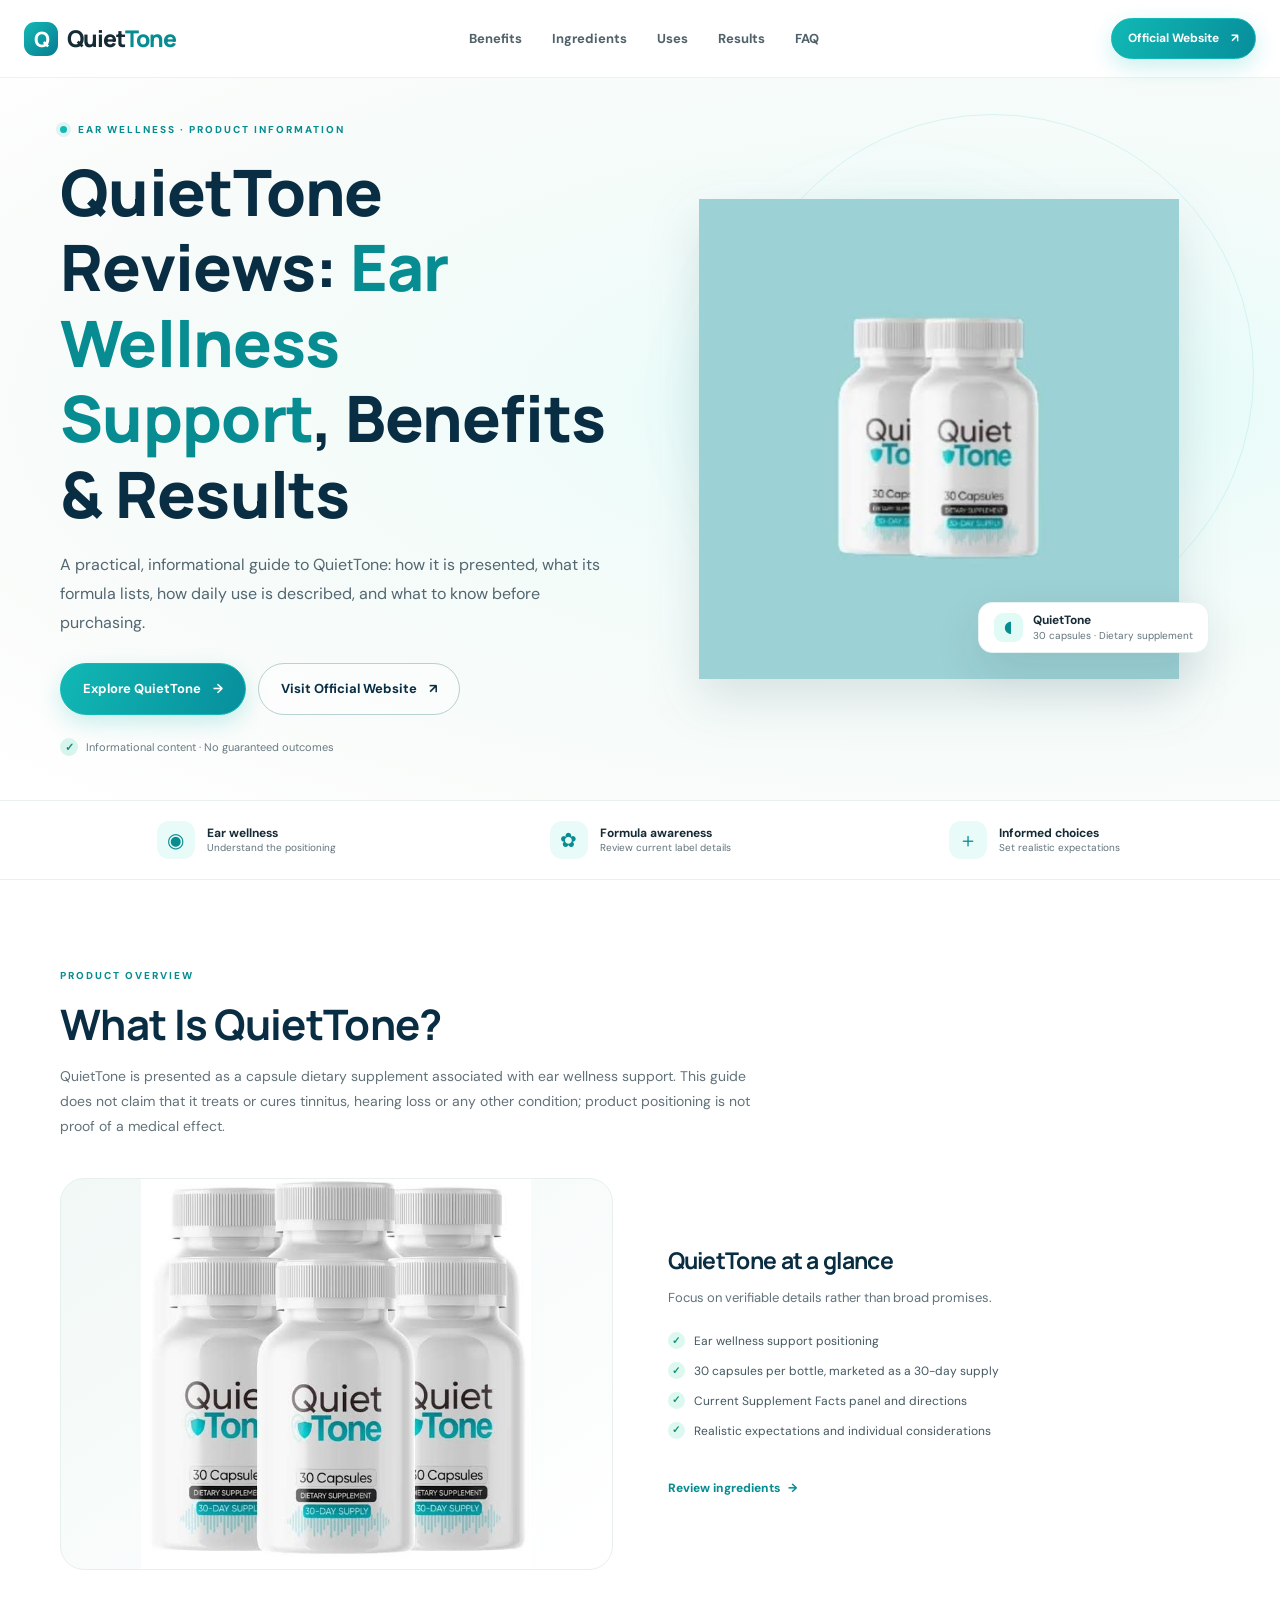
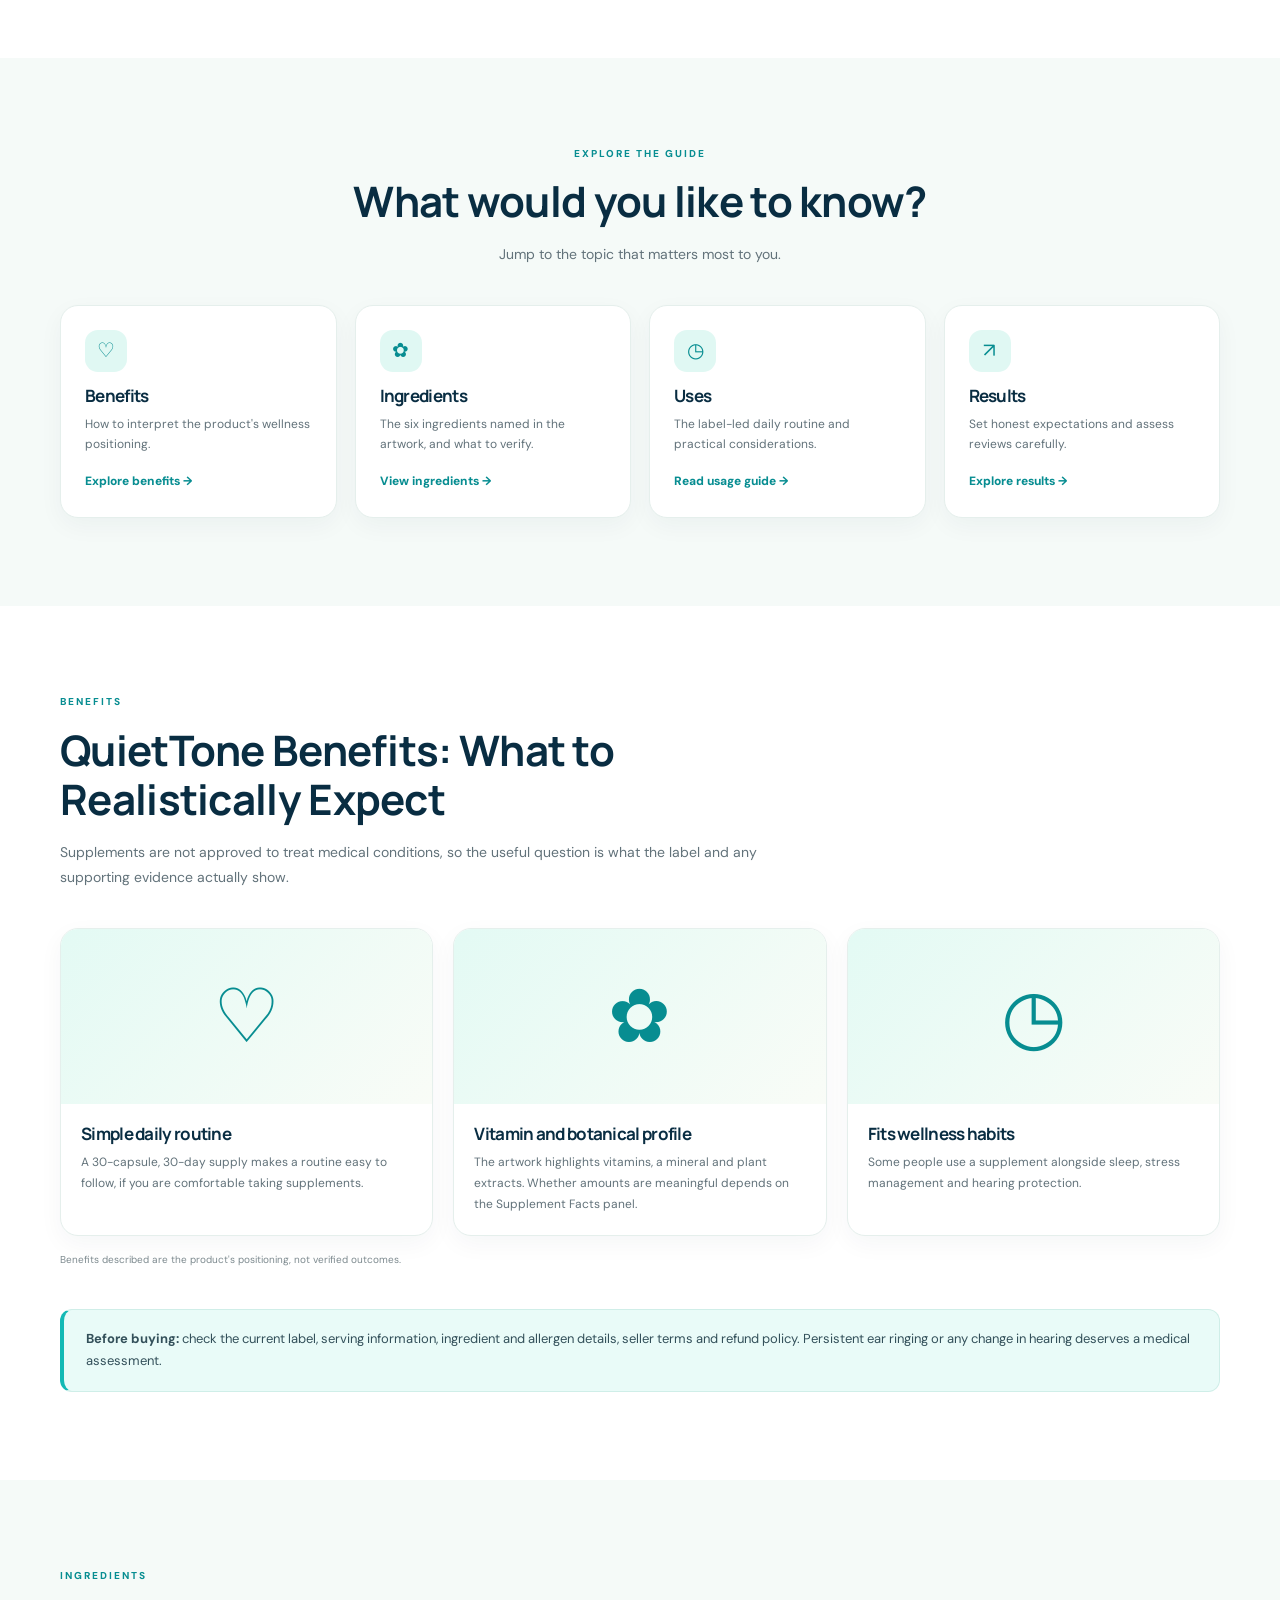
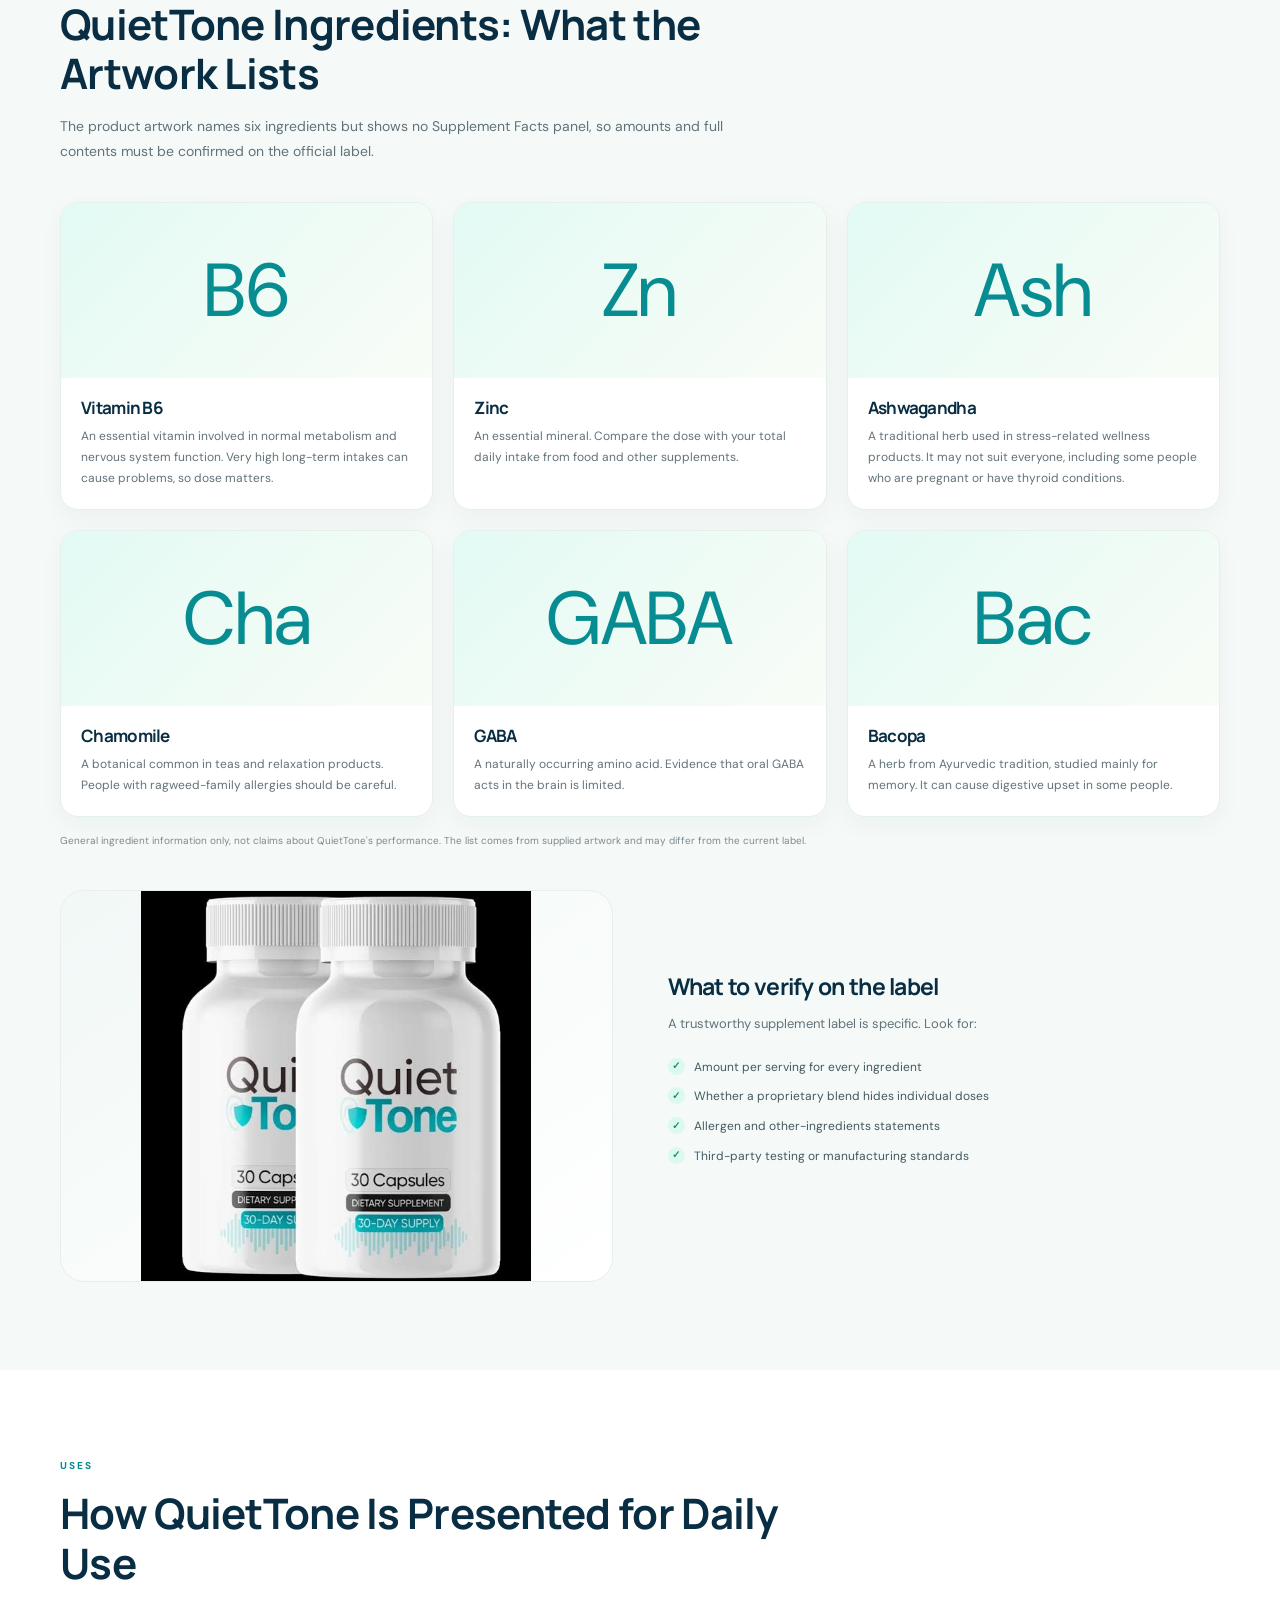
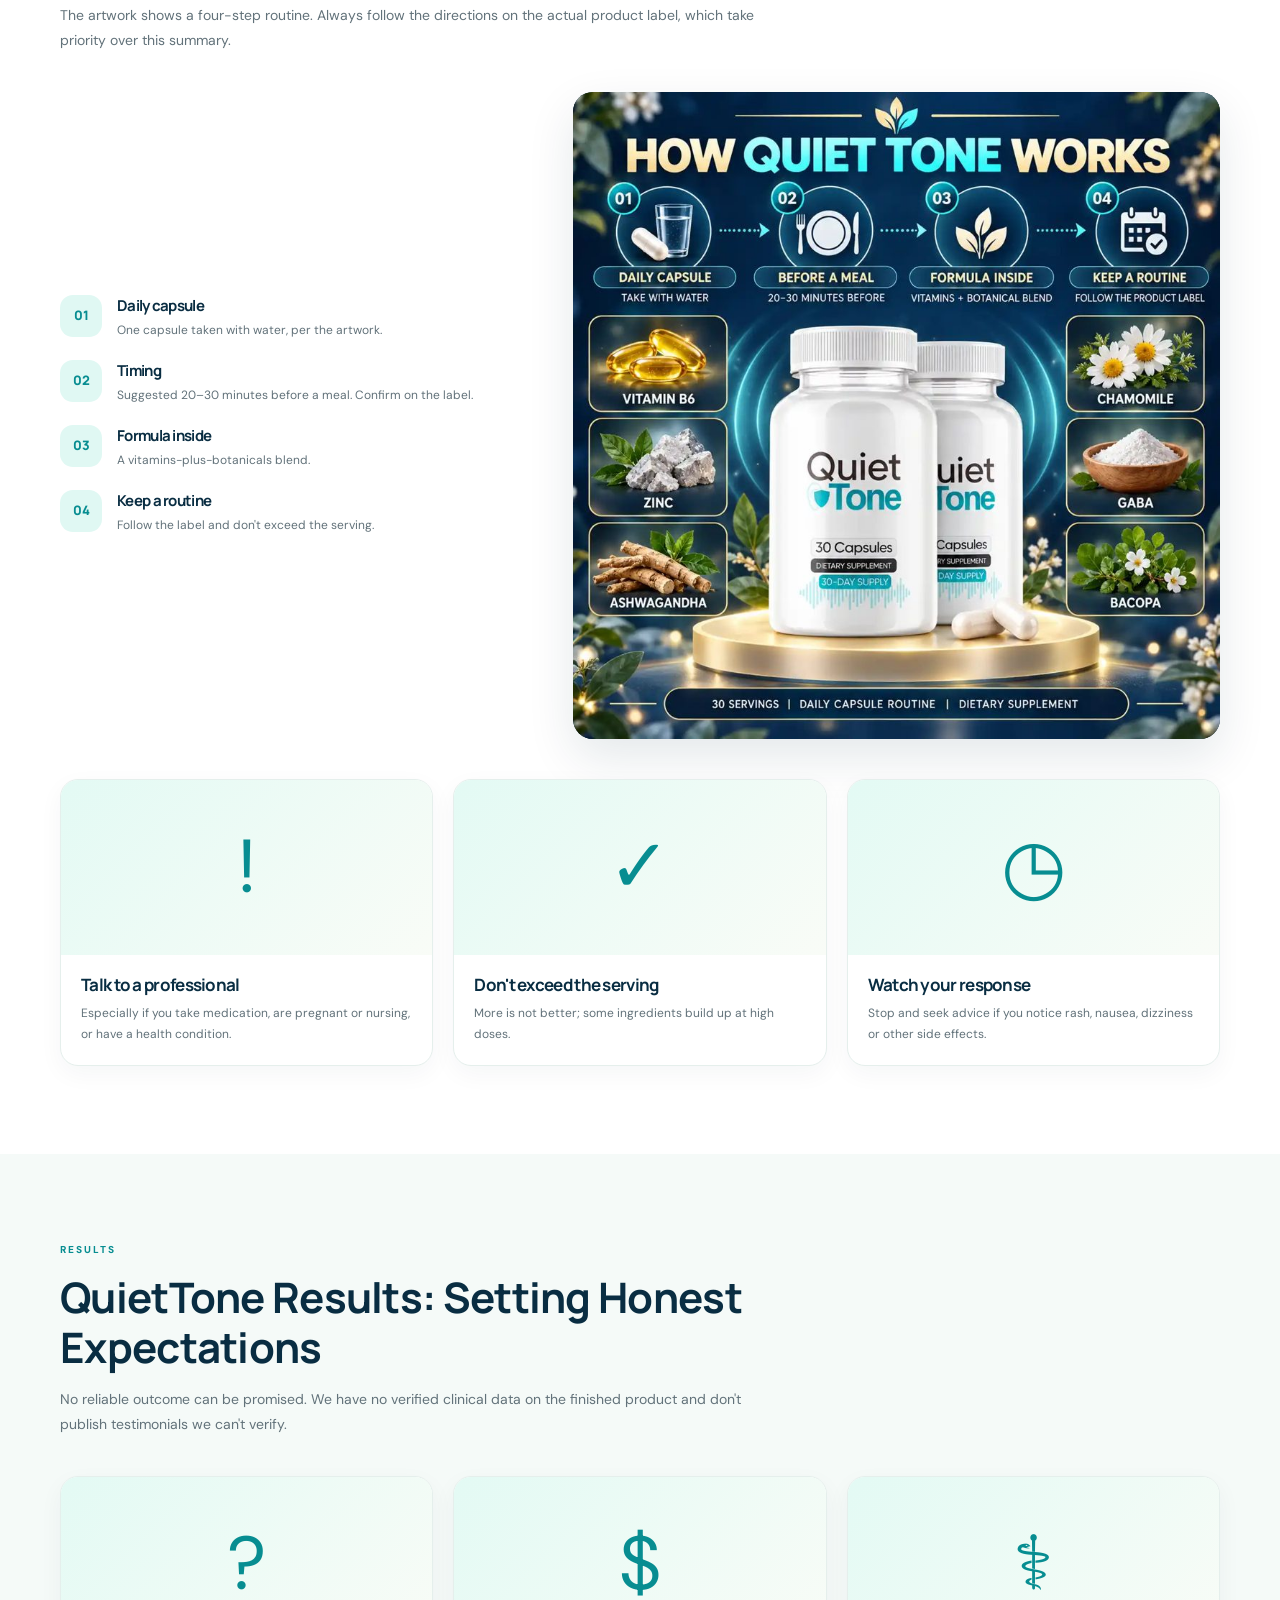
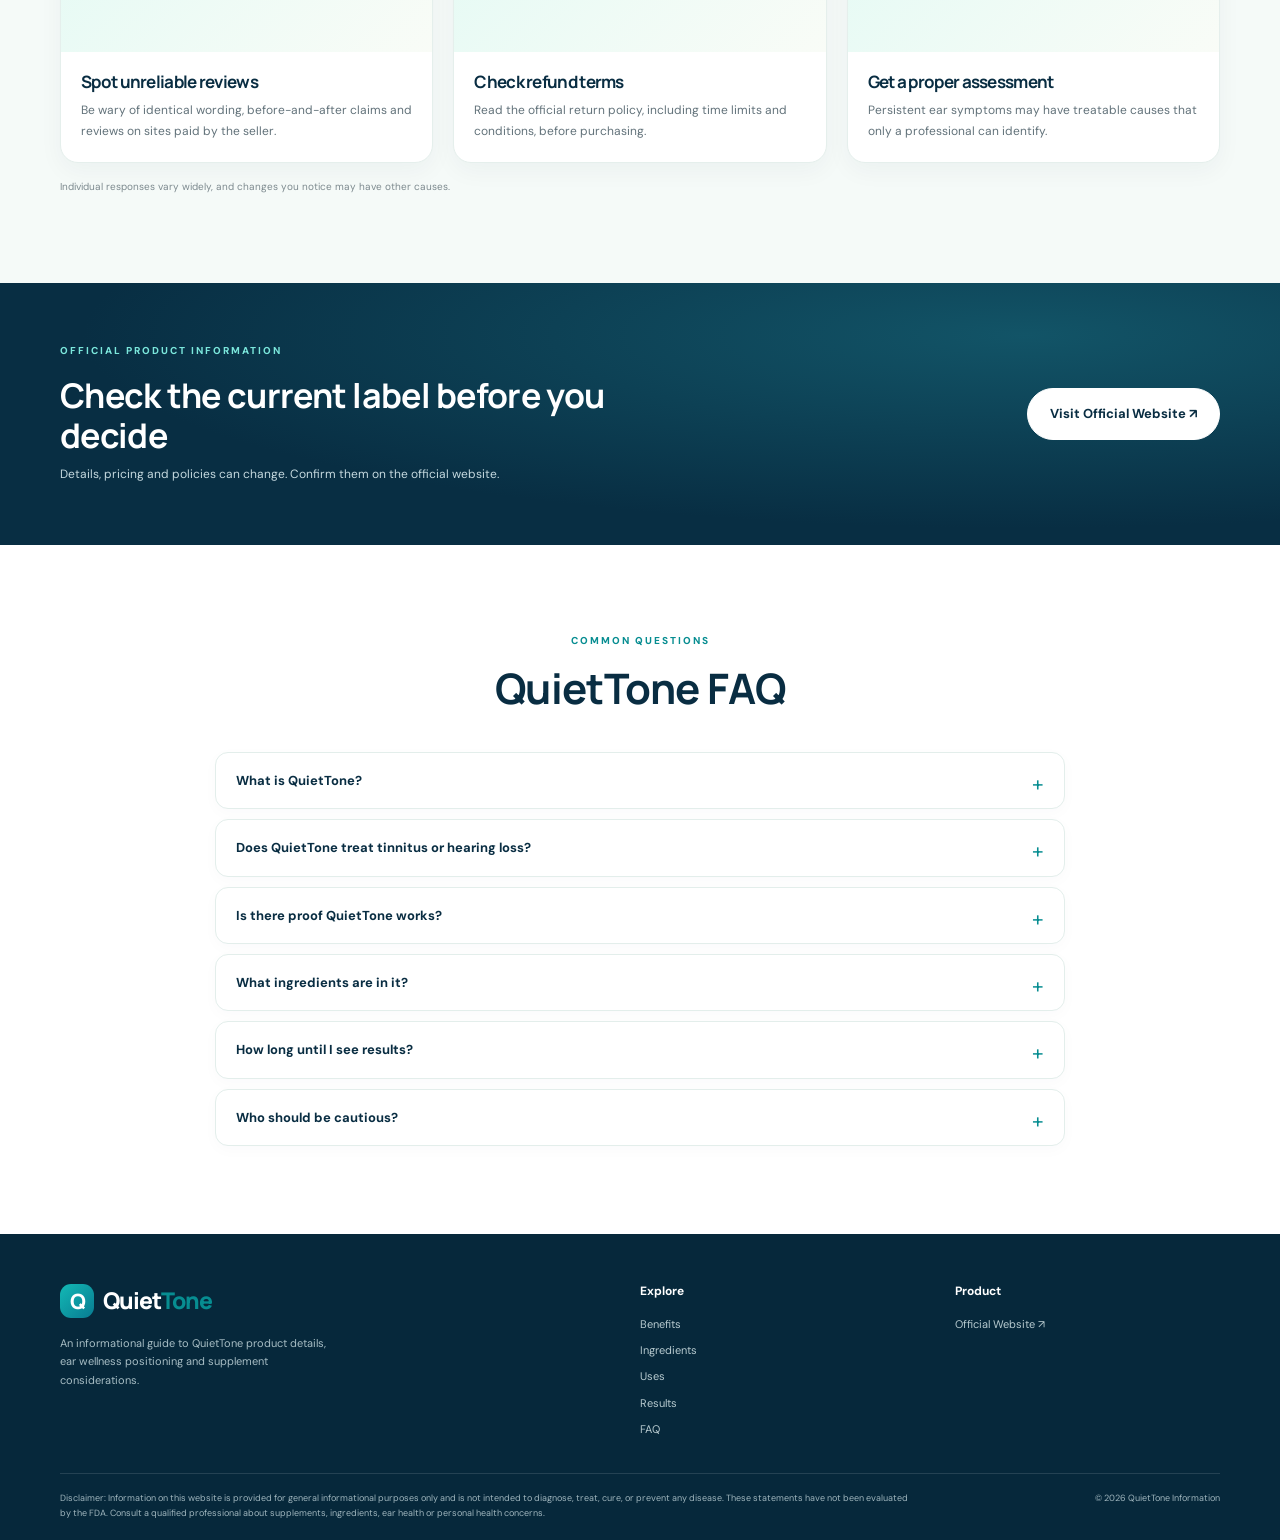
<file: index.html>
<!DOCTYPE html>
<html lang="en">
<head>
<meta charset="UTF-8"><meta name="viewport" content="width=device-width, initial-scale=1">
<title>QuietTone Reviews: Ear Wellness Support, Benefits, Ingredients, Uses &amp; Results</title><meta name="description" content="An informational guide to QuietTone: ear wellness positioning, ingredients, daily use and realistic expectations.">
<meta property="og:type" content="website"><meta property="og:title" content="QuietTone Reviews: Ear Wellness Support, Benefits, Ingredients, Uses &amp; Results"><meta property="og:description" content="An informational guide to QuietTone: ear wellness positioning, ingredients, daily use and realistic expectations.">
<meta name="theme-color" content="#0b394a"><link rel="stylesheet" href="style.css">
</head>
<body>
<a class="skip-link" href="#main">Skip to content</a>
<header class="site-header"><div class="nav-wrap">
<a class="brand" href="#top" aria-label="QuietTone home"><span class="brand-mark">Q</span><span>Quiet<span class="brand-accent">Tone</span></span></a>
<nav class="main-nav" aria-label="Main navigation"><a href="#benefits">Benefits</a><a href="#ingredients">Ingredients</a><a href="#uses">Uses</a><a href="#results">Results</a><a href="#faq">FAQ</a></nav>
<a class="button button-small" href="https://taptobuynow.com/quiettone/">Official Website <span aria-hidden="true">↗</span></a>
</div></header>
<main id="main">
<section class="hero" id="top"><div class="hero-glow"></div><div class="container hero-grid">
<div class="hero-copy"><p class="eyebrow"><span class="eyebrow-dot"></span> EAR WELLNESS · PRODUCT INFORMATION</p>
<h1>QuietTone Reviews: <span>Ear Wellness Support</span>, Benefits &amp; Results</h1>
<p class="hero-lead">A practical, informational guide to QuietTone: how it is presented, what its formula lists, how daily use is described, and what to know before purchasing.</p>
<div class="hero-actions"><a class="button" href="#benefits">Explore QuietTone <span>→</span></a><a class="button button-outline" href="https://taptobuynow.com/quiettone/">Visit Official Website <span>↗</span></a></div>
<div class="trust-note"><span class="check">✓</span> Informational content · No guaranteed outcomes</div></div>
<div class="hero-visual"><div class="visual-ring ring-one"></div><div class="visual-ring ring-two"></div><img src="[data-uri]" alt="Two bottles of QuietTone dietary supplement, 30 capsules each"><div class="floating-tag"><span class="tag-icon">◖</span><span><strong>QuietTone</strong><small>30 capsules · Dietary supplement</small></span></div></div>
</div></section>
<section class="quick-facts"><div class="container facts-grid"><div><span class="fact-icon">◉</span><span><strong>Ear wellness</strong><small>Understand the positioning</small></span></div><div><span class="fact-icon">✿</span><span><strong>Formula awareness</strong><small>Review current label details</small></span></div><div><span class="fact-icon">＋</span><span><strong>Informed choices</strong><small>Set realistic expectations</small></span></div></div></section>

<section class="section container" id="overview"><div class="section-heading "><p class="eyebrow">PRODUCT OVERVIEW</p><h2>What Is QuietTone?</h2><p>QuietTone is presented as a capsule dietary supplement associated with ear wellness support. This guide does not claim that it treats or cures tinnitus, hearing loss or any other condition; product positioning is not proof of a medical effect.</p></div>
<div class="overview-grid"><div class="overview-image"><img src="[data-uri]" alt="Six QuietTone supplement bottles"></div><div class="overview-copy"><h3>QuietTone at a glance</h3><p>Focus on verifiable details rather than broad promises.</p><ul class="check-list"><li>Ear wellness support positioning</li><li>30 capsules per bottle, marketed as a 30-day supply</li><li>Current Supplement Facts panel and directions</li><li>Realistic expectations and individual considerations</li></ul><a class="text-link" href="#ingredients">Review ingredients <span>→</span></a></div></div></section>

<section class="section section-soft"><div class="container"><div class="section-heading centered"><p class="eyebrow">EXPLORE THE GUIDE</p><h2>What would you like to know?</h2><p>Jump to the topic that matters most to you.</p></div>
<div class="topic-grid">
<a class="topic-card" href="#benefits"><span class="topic-icon">♡</span><h3>Benefits</h3><p>How to interpret the product's wellness positioning.</p><span class="card-link">Explore benefits →</span></a>
<a class="topic-card" href="#ingredients"><span class="topic-icon">✿</span><h3>Ingredients</h3><p>The six ingredients named in the artwork, and what to verify.</p><span class="card-link">View ingredients →</span></a>
<a class="topic-card" href="#uses"><span class="topic-icon">◷</span><h3>Uses</h3><p>The label-led daily routine and practical considerations.</p><span class="card-link">Read usage guide →</span></a>
<a class="topic-card" href="#results"><span class="topic-icon">↗</span><h3>Results</h3><p>Set honest expectations and assess reviews carefully.</p><span class="card-link">Explore results →</span></a>
</div></div></section>

<section class="section container" id="benefits"><div class="section-heading "><p class="eyebrow">BENEFITS</p><h2>QuietTone Benefits: What to Realistically Expect</h2><p>Supplements are not approved to treat medical conditions, so the useful question is what the label and any supporting evidence actually show.</p></div>
<div class="ingredient-grid"><article class="ingredient-card"><div class="ingredient-image ingredient-symbol">♡</div><div class="ingredient-body"><h3>Simple daily routine</h3><p>A 30-capsule, 30-day supply makes a routine easy to follow, if you are comfortable taking supplements.</p></div></article><article class="ingredient-card"><div class="ingredient-image ingredient-symbol">✿</div><div class="ingredient-body"><h3>Vitamin and botanical profile</h3><p>The artwork highlights vitamins, a mineral and plant extracts. Whether amounts are meaningful depends on the Supplement Facts panel.</p></div></article><article class="ingredient-card"><div class="ingredient-image ingredient-symbol">◷</div><div class="ingredient-body"><h3>Fits wellness habits</h3><p>Some people use a supplement alongside sleep, stress management and hearing protection.</p></div></article></div>
<p class="small-note">Benefits described are the product's positioning, not verified outcomes.</p><div class="gap"></div>
<div class="callout"><strong>Before buying:</strong> check the current label, serving information, ingredient and allergen details, seller terms and refund policy. Persistent ear ringing or any change in hearing deserves a medical assessment.</div></section>

<section class="section section-soft" id="ingredients"><div class="container"><div class="section-heading "><p class="eyebrow">INGREDIENTS</p><h2>QuietTone Ingredients: What the Artwork Lists</h2><p>The product artwork names six ingredients but shows no Supplement Facts panel, so amounts and full contents must be confirmed on the official label.</p></div>
<div class="ingredient-grid"><article class="ingredient-card"><div class="ingredient-image ingredient-symbol">B6</div><div class="ingredient-body"><h3>Vitamin B6</h3><p>An essential vitamin involved in normal metabolism and nervous system function. Very high long-term intakes can cause problems, so dose matters.</p></div></article><article class="ingredient-card"><div class="ingredient-image ingredient-symbol">Zn</div><div class="ingredient-body"><h3>Zinc</h3><p>An essential mineral. Compare the dose with your total daily intake from food and other supplements.</p></div></article><article class="ingredient-card"><div class="ingredient-image ingredient-symbol">Ash</div><div class="ingredient-body"><h3>Ashwagandha</h3><p>A traditional herb used in stress-related wellness products. It may not suit everyone, including some people who are pregnant or have thyroid conditions.</p></div></article><article class="ingredient-card"><div class="ingredient-image ingredient-symbol">Cha</div><div class="ingredient-body"><h3>Chamomile</h3><p>A botanical common in teas and relaxation products. People with ragweed-family allergies should be careful.</p></div></article><article class="ingredient-card"><div class="ingredient-image ingredient-symbol">GABA</div><div class="ingredient-body"><h3>GABA</h3><p>A naturally occurring amino acid. Evidence that oral GABA acts in the brain is limited.</p></div></article><article class="ingredient-card"><div class="ingredient-image ingredient-symbol">Bac</div><div class="ingredient-body"><h3>Bacopa</h3><p>A herb from Ayurvedic tradition, studied mainly for memory. It can cause digestive upset in some people.</p></div></article></div>
<p class="small-note">General ingredient information only, not claims about QuietTone's performance. The list comes from supplied artwork and may differ from the current label.</p><div class="gap"></div>
<div class="overview-grid"><div class="overview-image"><img src="[data-uri]" alt="Two QuietTone bottles"></div><div class="overview-copy"><h3>What to verify on the label</h3><p>A trustworthy supplement label is specific. Look for:</p><ul class="check-list"><li>Amount per serving for every ingredient</li><li>Whether a proprietary blend hides individual doses</li><li>Allergen and other-ingredients statements</li><li>Third-party testing or manufacturing standards</li></ul></div></div></div></section>

<section class="section container" id="uses"><div class="section-heading "><p class="eyebrow">USES</p><h2>How QuietTone Is Presented for Daily Use</h2><p>The artwork shows a four-step routine. Always follow the directions on the actual product label, which take priority over this summary.</p></div>
<div class="routine-grid"><div class="routine-steps"><div class="routine-step"><span class="step-number">01</span><div><h3>Daily capsule</h3><p>One capsule taken with water, per the artwork.</p></div></div><div class="routine-step"><span class="step-number">02</span><div><h3>Timing</h3><p>Suggested 20–30 minutes before a meal. Confirm on the label.</p></div></div><div class="routine-step"><span class="step-number">03</span><div><h3>Formula inside</h3><p>A vitamins-plus-botanicals blend.</p></div></div><div class="routine-step"><span class="step-number">04</span><div><h3>Keep a routine</h3><p>Follow the label and don't exceed the serving.</p></div></div></div>
<div class="routine-image"><img src="[data-uri]" alt="QuietTone how-it-works infographic with four steps and six ingredients"></div></div>
<div class="gap"></div><div class="ingredient-grid"><article class="ingredient-card"><div class="ingredient-image ingredient-symbol">!</div><div class="ingredient-body"><h3>Talk to a professional</h3><p>Especially if you take medication, are pregnant or nursing, or have a health condition.</p></div></article><article class="ingredient-card"><div class="ingredient-image ingredient-symbol">✓</div><div class="ingredient-body"><h3>Don't exceed the serving</h3><p>More is not better; some ingredients build up at high doses.</p></div></article><article class="ingredient-card"><div class="ingredient-image ingredient-symbol">◷</div><div class="ingredient-body"><h3>Watch your response</h3><p>Stop and seek advice if you notice rash, nausea, dizziness or other side effects.</p></div></article></div></section>

<section class="section section-soft" id="results"><div class="container"><div class="section-heading "><p class="eyebrow">RESULTS</p><h2>QuietTone Results: Setting Honest Expectations</h2><p>No reliable outcome can be promised. We have no verified clinical data on the finished product and don't publish testimonials we can't verify.</p></div>
<div class="ingredient-grid"><article class="ingredient-card"><div class="ingredient-image ingredient-symbol">?</div><div class="ingredient-body"><h3>Spot unreliable reviews</h3><p>Be wary of identical wording, before-and-after claims and reviews on sites paid by the seller.</p></div></article><article class="ingredient-card"><div class="ingredient-image ingredient-symbol">$</div><div class="ingredient-body"><h3>Check refund terms</h3><p>Read the official return policy, including time limits and conditions, before purchasing.</p></div></article><article class="ingredient-card"><div class="ingredient-image ingredient-symbol">⚕</div><div class="ingredient-body"><h3>Get a proper assessment</h3><p>Persistent ear symptoms may have treatable causes that only a professional can identify.</p></div></article></div>
<p class="small-note">Individual responses vary widely, and changes you notice may have other causes.</p></div></section>

<section class="section-dark"><div class="container split-cta"><div><p class="eyebrow">OFFICIAL PRODUCT INFORMATION</p><h2>Check the current label before you decide</h2><p>Details, pricing and policies can change. Confirm them on the official website.</p></div><a class="button button-light" href="https://taptobuynow.com/quiettone/">Visit Official Website ↗</a></div></section>

<section class="section container" id="faq"><div class="section-heading centered"><p class="eyebrow">COMMON QUESTIONS</p><h2>QuietTone FAQ</h2><p></p></div>
<div class="faq-list"><details><summary>What is QuietTone?</summary><p>A capsule dietary supplement presented as ear wellness support. Check the current label for its precise description.</p></details><details><summary>Does QuietTone treat tinnitus or hearing loss?</summary><p>No such claim is made here. Dietary supplements are not intended to diagnose, treat, cure or prevent disease. See a doctor or audiologist for ear symptoms.</p></details><details><summary>Is there proof QuietTone works?</summary><p>The supplied materials include no clinical trial data on the finished product. Ask the seller for any published evidence.</p></details><details><summary>What ingredients are in it?</summary><p>The artwork names vitamin B6, zinc, ashwagandha, chamomile, GABA and bacopa. Confirm amounts on the Supplement Facts panel.</p></details><details><summary>How long until I see results?</summary><p>There is no verified timeframe. Be sceptical of anyone who promises one.</p></details><details><summary>Who should be cautious?</summary><p>People who are pregnant, nursing, on medication or managing a health condition should speak with a healthcare professional first.</p></details></div></section>
</main>
<footer class="site-footer">
<div class="container footer-main">
<div class="footer-brand"><a class="brand brand-footer" href="#top"><span class="brand-mark">Q</span><span>Quiet<span class="brand-accent">Tone</span></span></a><p>An informational guide to QuietTone product details, ear wellness positioning and supplement considerations.</p></div>
<div class="footer-links"><strong>Explore</strong><a href="#benefits">Benefits</a><a href="#ingredients">Ingredients</a><a href="#uses">Uses</a><a href="#results">Results</a><a href="#faq">FAQ</a></div>
<div class="footer-links"><strong>Product</strong><a href="https://taptobuynow.com/quiettone/">Official Website ↗</a></div>
</div>
<div class="container footer-bottom"><p>Disclaimer: Information on this website is provided for general informational purposes only and is not intended to diagnose, treat, cure, or prevent any disease. These statements have not been evaluated by the FDA. Consult a qualified professional about supplements, ingredients, ear health or personal health concerns.</p><span>© 2026 QuietTone Information</span></div>
</footer>
</body>
</html>
</file>
<file: style.css>
@import url('https://fonts.googleapis.com/css2?family=DM+Sans:wght@400;500;600;700&family=Manrope:wght@400;500;600;700;800&display=swap');
:root{--navy:#092d42;--navy2:#0c4050;--teal:#13b9b5;--teal-dark:#078d91;--mint:#e9fbf8;--ink:#172b35;--muted:#62727a;--line:#dce9e7;--cream:#f7faf8;--white:#fff;--shadow:0 18px 48px rgba(9,45,66,.11)}
*{box-sizing:border-box}html{scroll-behavior:smooth}body{margin:0;color:var(--ink);font-family:'DM Sans',Arial,sans-serif;line-height:1.65;background:#fff}img{display:block;max-width:100%}a{color:inherit;text-decoration:none}.container{width:min(1160px,calc(100% - 48px));margin-inline:auto}.skip-link{position:absolute;left:-9999px;top:8px;background:#fff;padding:10px;z-index:10}.skip-link:focus{left:8px}.site-header{height:78px;background:rgba(255,255,255,.96);border-bottom:1px solid #edf2f0;position:sticky;top:0;z-index:5;backdrop-filter:blur(12px)}.nav-wrap{width:min(1240px,calc(100% - 48px));height:100%;margin:auto;display:flex;align-items:center;justify-content:space-between;gap:28px}.brand{display:flex;align-items:center;gap:9px;font-family:Manrope,sans-serif;font-weight:800;font-size:23px;letter-spacing:-1px;white-space:nowrap}.brand-mark{width:34px;height:34px;border-radius:11px;background:linear-gradient(135deg,var(--teal),#087b91);color:white;display:grid;place-items:center;font-size:21px}.brand-accent{color:var(--teal-dark)}.main-nav{display:flex;align-items:center;gap:30px;color:#50616a;font-size:13px;font-weight:700}.main-nav a{transition:color .2s}.main-nav a:hover,.main-nav a.active{color:var(--teal-dark)}.button{display:inline-flex;align-items:center;justify-content:center;gap:12px;border:1px solid var(--teal);border-radius:999px;padding:14px 22px;background:linear-gradient(110deg,#11b8b4,#078e9c);color:#fff;font-weight:700;font-size:13px;box-shadow:0 8px 22px rgba(19,185,181,.22);transition:transform .2s,box-shadow .2s,filter .2s}.button:hover{transform:translateY(-2px);box-shadow:0 12px 26px rgba(19,185,181,.3);filter:saturate(1.1)}.button-small{padding:10px 16px;font-size:12px}.button-outline{background:rgba(255,255,255,.06);color:#fff;border-color:rgba(255,255,255,.5);box-shadow:none}.button-light{background:#fff;color:var(--navy);border-color:#fff;box-shadow:none}.hero{position:relative;overflow:hidden;background:radial-gradient(ellipse at 77% 45%,#dffbf7 0,#f1fcfa 32%,#f8fbf9 68%,#fff 100%);min-height:570px;display:flex;align-items:center}.hero:before{content:"";position:absolute;width:520px;height:520px;border:1px solid rgba(19,185,181,.13);border-radius:50%;right:2%;top:5%}.hero-glow{position:absolute;width:360px;height:360px;border-radius:50%;background:rgba(19,185,181,.10);filter:blur(45px);right:15%;top:20%}.hero-grid{position:relative;display:grid;grid-template-columns:1fr 1fr;align-items:center;gap:36px;padding-top:44px;padding-bottom:44px}.eyebrow{margin:0 0 15px;color:var(--teal-dark);font-size:10px;font-weight:800;letter-spacing:2px}.eyebrow-dot{display:inline-block;width:7px;height:7px;background:var(--teal);border-radius:50%;margin-right:7px;box-shadow:0 0 0 4px rgba(19,185,181,.13)}h1,h2,h3,p{margin-top:0}h1,h2,h3{font-family:Manrope,'DM Sans',sans-serif;line-height:1.18;letter-spacing:-.7px}h1{font-size:clamp(42px,5vw,66px);max-width:600px;margin-bottom:20px;font-weight:800;color:var(--navy)}h1 span{color:var(--teal-dark)}.hero-lead{font-size:16px;color:#536771;max-width:560px;line-height:1.8;margin-bottom:26px}.hero-actions{display:flex;flex-wrap:wrap;gap:12px}.hero .button-outline{color:var(--navy);border-color:#b7d2d0;background:rgba(255,255,255,.55)}.trust-note{display:flex;align-items:center;gap:8px;color:#687a80;font-size:11px;margin-top:23px}.check{display:grid;place-items:center;border-radius:50%;width:18px;height:18px;background:#d8f5ed;color:#168a72;font-size:11px;font-weight:bold}.hero-visual{min-height:440px;position:relative;display:grid;place-items:center}.hero-visual>img{width:min(100%,540px);max-height:480px;object-fit:contain;position:relative;z-index:1;filter:drop-shadow(0 20px 25px rgba(13,64,75,.13));transition:transform .35s}.hero-visual>img:hover{transform:scale(1.025)}.visual-ring{position:absolute;border:2px solid rgba(19,185,181,.18);border-radius:50%;aspect-ratio:1}.ring-one{width:360px}.ring-two{width:420px;border-style:dashed}.floating-tag{position:absolute;bottom:26px;right:2%;z-index:2;background:#fff;border:1px solid #e5f2ef;border-radius:14px;padding:10px 15px;display:flex;align-items:center;gap:10px;box-shadow:var(--shadow)}.tag-icon{width:29px;height:29px;display:grid;place-items:center;border-radius:9px;background:#e0faf5;color:var(--teal-dark)}.floating-tag strong,.floating-tag small{display:block;line-height:1.3}.floating-tag strong{font-size:12px}.floating-tag small{font-size:10px;color:var(--muted)}.quick-facts{border-top:1px solid #e7f2ef;border-bottom:1px solid #e7f2ef;background:#fff}.facts-grid{display:grid;grid-template-columns:repeat(3,1fr);padding:20px 0;gap:22px}.facts-grid>div{display:flex;align-items:center;justify-content:center;gap:12px}.fact-icon{width:38px;height:38px;display:grid;place-items:center;border-radius:12px;background:var(--mint);color:var(--teal-dark);font-size:20px}.facts-grid strong,.facts-grid small{display:block;line-height:1.4}.facts-grid strong{font-size:12px}.facts-grid small{font-size:10px;color:var(--muted)}.section{padding-top:88px;padding-bottom:88px}.section-heading{max-width:720px;margin-bottom:38px}.section-heading h2{font-size:clamp(29px,3.4vw,42px);color:var(--navy);margin-bottom:15px}.section-heading>p:not(.eyebrow){color:var(--muted);font-size:14px;line-height:1.8}.centered{text-align:center;margin-left:auto;margin-right:auto}.overview-grid{display:grid;grid-template-columns:1fr 1fr;gap:55px;align-items:center}.overview-image{background:linear-gradient(145deg,#f1f8f6,#fff);border:1px solid #e7f0ee;border-radius:24px;overflow:hidden;min-height:340px;display:grid;place-items:center}.overview-image img{width:100%;height:100%;max-height:390px;object-fit:contain;transition:transform .3s}.overview-image:hover img{transform:scale(1.025)}.overview-copy h3{font-size:23px;color:var(--navy);margin-bottom:12px}.overview-copy p{font-size:13px;color:var(--muted);line-height:1.85}.check-list{padding:0;list-style:none;margin:22px 0}.check-list li{position:relative;padding:0 0 10px 26px;font-size:12px;color:#435860}.check-list li:before{content:"✓";position:absolute;left:0;top:0;width:17px;height:17px;display:grid;place-items:center;border-radius:50%;background:#dcf8ef;color:#148d75;font-size:10px;font-weight:bold}.text-link{color:var(--teal-dark);font-size:12px;font-weight:800}.text-link span{padding-left:5px;transition:padding .2s}.text-link:hover span{padding-left:10px}.section-soft{background:#f5faf8}.ingredient-grid{display:grid;grid-template-columns:repeat(3,1fr);gap:20px}.ingredient-card{background:#fff;border:1px solid #e5efec;border-radius:18px;overflow:hidden;box-shadow:0 8px 24px rgba(9,45,66,.045);transition:transform .25s,box-shadow .25s}.ingredient-card:hover{transform:translateY(-5px);box-shadow:var(--shadow)}.ingredient-image{height:175px;background:#eff8f6;display:grid;place-items:center;overflow:hidden}.ingredient-image img{width:100%;height:100%;object-fit:cover;object-position:center 45%;transition:transform .35s}.ingredient-card:hover .ingredient-image img{transform:scale(1.04)}.ingredient-symbol{background:linear-gradient(135deg,#e3faf4,#f9fcf7);color:var(--teal-dark);font-size:75px}.ingredient-body{padding:20px}.ingredient-body h3{font-size:17px;color:var(--navy);margin-bottom:8px}.ingredient-body p{font-size:12px;color:var(--muted);line-height:1.75;margin-bottom:0}.small-note{font-size:10px;color:#7c898e;margin:16px 0 0}.routine-grid{display:grid;grid-template-columns:.85fr 1.15fr;gap:35px;align-items:center}.routine-steps{display:grid;gap:20px}.routine-step{display:flex;gap:15px}.step-number{flex:0 0 42px;height:42px;border-radius:13px;display:grid;place-items:center;background:#e0f8f3;color:var(--teal-dark);font-family:Manrope,sans-serif;font-size:13px;font-weight:800}.routine-step h3{font-size:15px;color:var(--navy);margin:2px 0 5px}.routine-step p{font-size:12px;color:var(--muted);line-height:1.7;margin:0}.routine-image{border-radius:20px;overflow:hidden;background:var(--navy);box-shadow:var(--shadow)}.routine-image img{width:100%;height:100%;object-fit:cover}.section-dark{background:radial-gradient(ellipse at 80% 20%,#125467,#082e43 65%);color:#fff;padding:60px 0}.split-cta{display:flex;align-items:center;justify-content:space-between;gap:35px}.split-cta .eyebrow{color:#7be7dc}.split-cta h2{font-size:clamp(24px,3vw,34px);max-width:600px;margin-bottom:10px}.split-cta p:not(.eyebrow){font-size:12px;color:#c5d9df;max-width:600px;margin-bottom:0}.faq-list{max-width:850px;margin:auto;display:grid;gap:10px}.faq-list details{border:1px solid #e3eeeb;border-radius:13px;background:#fff;padding:0 20px;box-shadow:0 4px 15px rgba(9,45,66,.025)}.faq-list summary{cursor:pointer;list-style:none;padding:17px 28px 17px 0;font-size:13px;font-weight:700;color:var(--navy);position:relative}.faq-list summary::-webkit-details-marker{display:none}.faq-list summary:after{content:"+";position:absolute;right:0;top:14px;color:var(--teal-dark);font-size:21px;font-weight:400}.faq-list details[open] summary:after{content:"−"}.faq-list details p{font-size:12px;color:var(--muted);line-height:1.75;margin:0;padding:0 0 18px}.site-footer{background:#06283b;color:#d7e5e9}.footer-main{display:grid;grid-template-columns:2fr 1fr 1fr;gap:50px;padding-top:48px;padding-bottom:35px}.brand-footer{color:#fff}.footer-brand p{font-size:11px;color:#a7bdc4;max-width:280px;margin:14px 0 0}.footer-links{display:flex;flex-direction:column;align-items:flex-start;gap:8px;font-size:11px;color:#b8cbd0}.footer-links strong{color:#fff;font-size:12px;margin-bottom:5px}.footer-links a:hover{color:#62e1d7}.footer-bottom{border-top:1px solid rgba(255,255,255,.12);padding-top:17px;padding-bottom:20px;display:flex;justify-content:space-between;align-items:flex-start;gap:25px}.footer-bottom p{max-width:850px;color:#9fb5bd;font-size:9px;line-height:1.65;margin:0}.footer-bottom span{white-space:nowrap;color:#9fb5bd;font-size:9px}
@media(max-width:900px){.main-nav{gap:15px}.hero-grid{gap:10px}.hero-visual{min-height:370px}.ring-one{width:290px}.ring-two{width:350px}.overview-grid{gap:30px}.routine-grid{grid-template-columns:1fr 1fr}}
@media(max-width:680px){.container,.nav-wrap{width:min(100% - 32px,520px)}.site-header{height:auto;position:relative}.nav-wrap{padding:13px 0;flex-wrap:wrap;gap:12px}.brand{font-size:21px}.nav-wrap>.button{margin-left:auto}.main-nav{order:3;width:100%;overflow-x:auto;justify-content:flex-start;padding:8px 0 2px;gap:22px}.main-nav a{white-space:nowrap}.hero{min-height:0}.hero-grid{grid-template-columns:1fr;padding-top:55px;padding-bottom:28px;gap:8px}.hero-copy{text-align:center}.hero-copy .eyebrow{font-size:9px}.hero-lead{font-size:14px;margin-left:auto;margin-right:auto}.hero-actions{justify-content:center}.trust-note{justify-content:center}.hero-visual{min-height:330px}.hero-visual>img{max-height:350px;width:min(100%,420px)}.ring-one{width:260px}.ring-two{width:315px}.floating-tag{bottom:10px;right:0}.facts-grid{grid-template-columns:1fr;gap:13px;padding:18px 0}.facts-grid>div{justify-content:flex-start;padding-left:12%}.section{padding-top:60px;padding-bottom:60px}.section-heading{margin-bottom:28px}.overview-grid,.routine-grid{grid-template-columns:1fr;gap:25px}.overview-image{min-height:250px}.ingredient-grid{grid-template-columns:1fr;gap:15px}.ingredient-card{display:grid;grid-template-columns:120px 1fr;align-items:stretch}.ingredient-image{height:100%;min-height:145px}.ingredient-body{padding:16px}.ingredient-body h3{font-size:15px}.ingredient-body p{font-size:11px}.split-cta{align-items:flex-start;flex-direction:column}.section-dark{padding:45px 0}.footer-main{grid-template-columns:1fr 1fr;gap:28px;padding-top:36px}.footer-brand{grid-column:1/-1}.footer-bottom{flex-direction:column;gap:10px}}
@media(prefers-reduced-motion:reduce){*,*::before,*::after{scroll-behavior:auto!important;transition:none!important}}

/* Additions for single-page site */
section[id]{scroll-margin-top:90px}
.topic-grid{display:grid;grid-template-columns:repeat(4,1fr);gap:18px}
.topic-card{background:#fff;border:1px solid #e5efec;border-radius:18px;padding:24px;display:block;box-shadow:0 8px 24px rgba(9,45,66,.045);transition:transform .25s,box-shadow .25s}
.topic-card:hover{transform:translateY(-5px);box-shadow:var(--shadow)}
.topic-icon{width:42px;height:42px;display:grid;place-items:center;border-radius:13px;background:#e0f8f3;color:var(--teal-dark);font-size:20px;margin-bottom:14px}
.topic-card h3{font-size:17px;color:var(--navy);margin-bottom:8px}
.topic-card p{font-size:12px;color:var(--muted);line-height:1.7}
.card-link{color:var(--teal-dark);font-size:12px;font-weight:800}
.callout{background:var(--mint);border:1px solid #cfeee8;border-left:4px solid var(--teal);border-radius:12px;padding:18px 22px;font-size:13px;color:#33505a;line-height:1.75}
.gap{height:40px}
.section-alt-image{max-width:640px;margin:0 auto}
@media(max-width:900px){.topic-grid{grid-template-columns:1fr 1fr}}
@media(max-width:680px){.topic-grid{grid-template-columns:1fr}}
</file>
